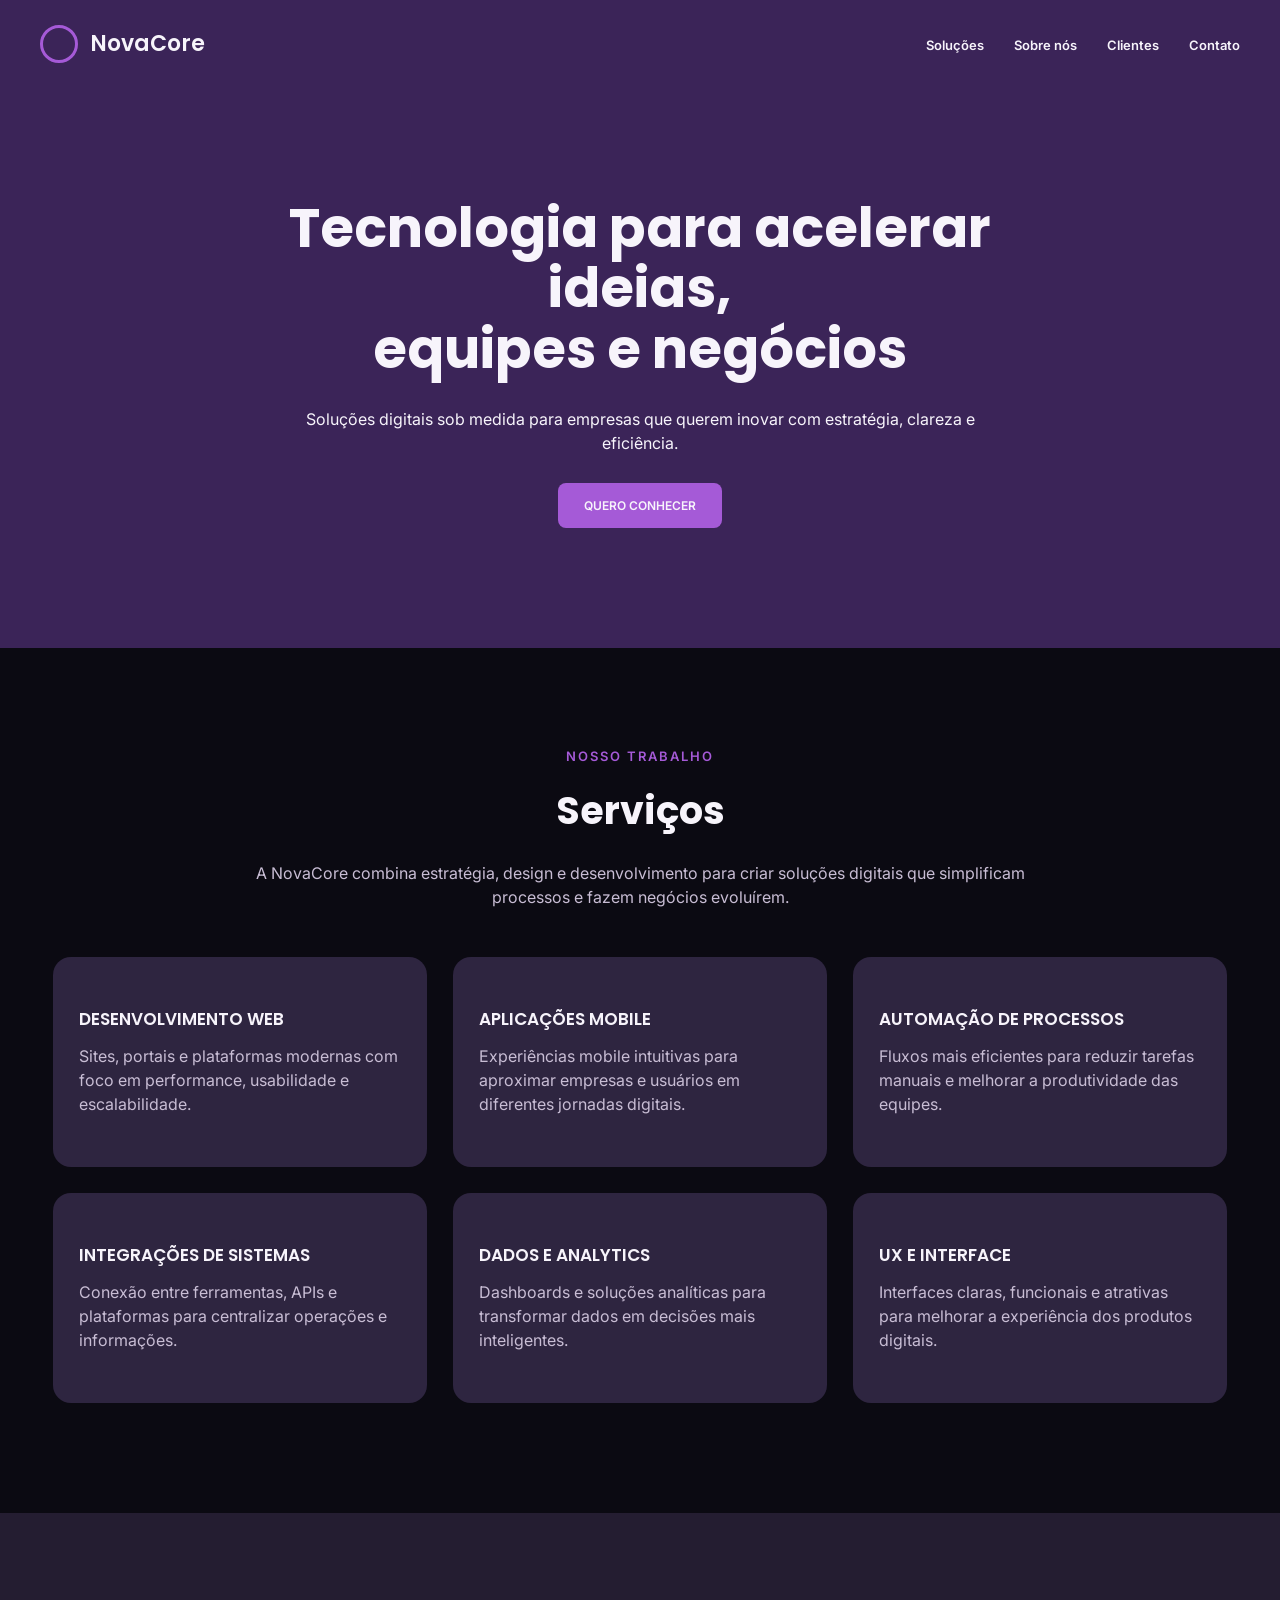
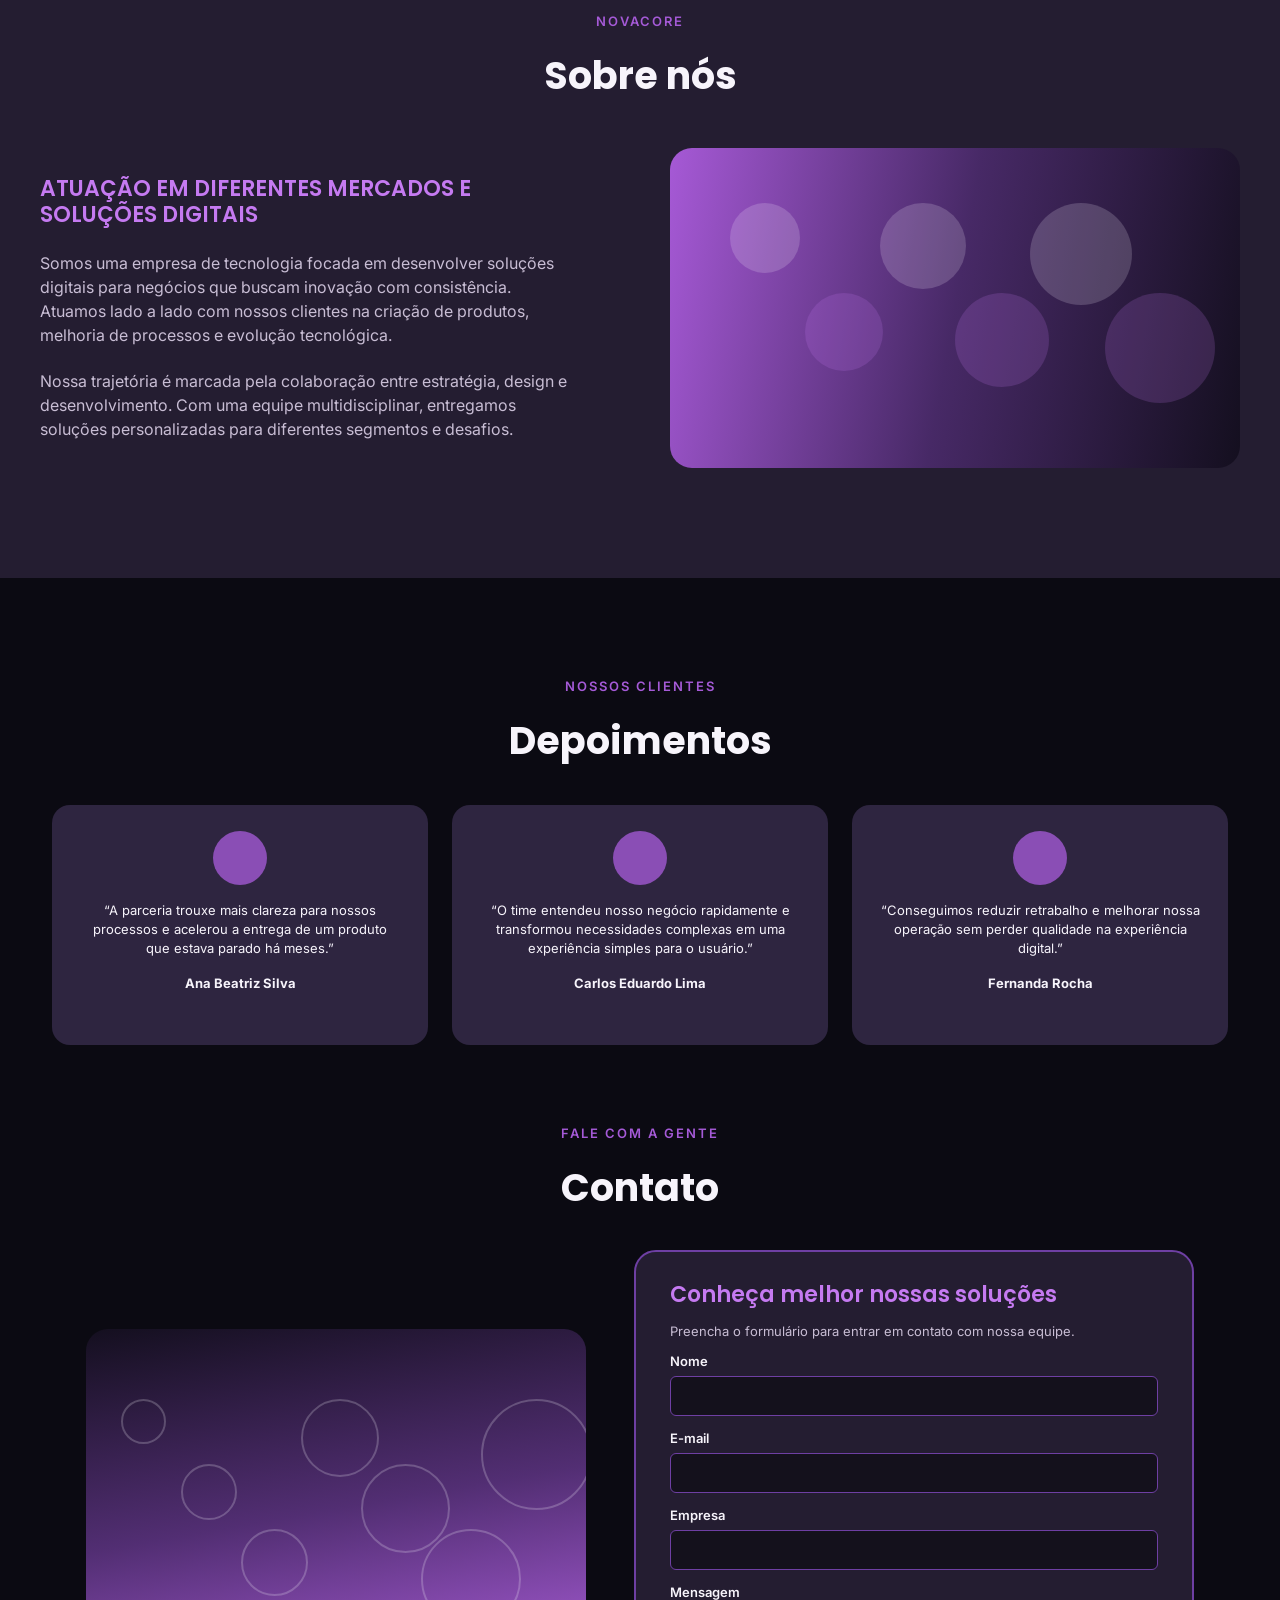
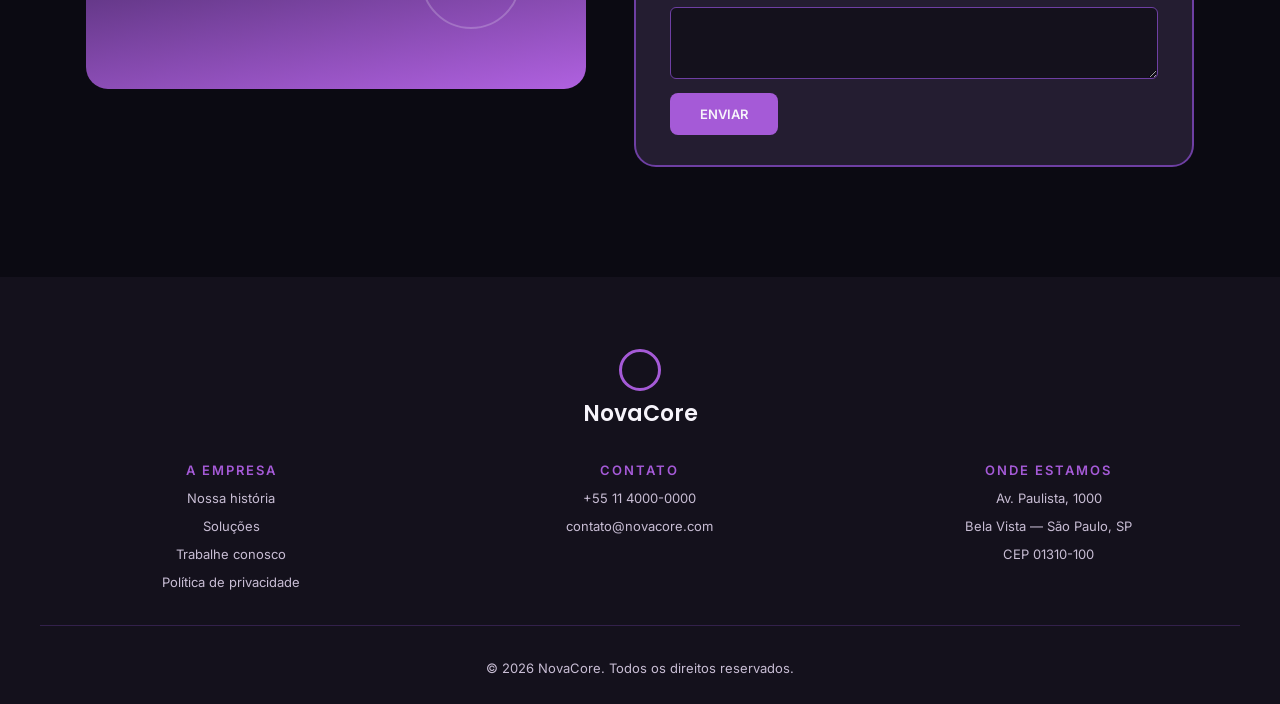
<file: revisao - 15-09/index.html>
<!DOCTYPE html>
<html lang="pt-BR">
<head>
    <meta charset="UTF-8">
    <meta name="viewport" content="width=device-width, initial-scale=1.0">
    <title>NovaCore</title>
    <link href="https://fonts.googleapis.com/css2?family=Inter:wght@400;600&family=Poppins:wght@600;700&display=swap" rel="stylesheet">
    <link rel="stylesheet" href="./css/style.css">
</head>
<body>

    <header>
        <div class="menu">
            <div class="logo">
                <div class="circulo"></div>
                <h3>NovaCore</h3>
            </div>
            <nav>
                <ul>
                    <li><a href="#solucoes">Soluções</a></li>
                    <li><a href="#sobre">Sobre nós</a></li>
                    <li><a href="#clientes">Clientes</a></li>
                    <li><a href="#contato">Contato</a></li>
                </ul>
            </nav>
        </div>

        <div class="hero">
            <h1>Tecnologia para acelerar ideias,<br>equipes e negócios</h1>
            <p>Soluções digitais sob medida para empresas que querem inovar com estratégia, clareza e eficiência.</p>
            <a href="#solucoes" class="btn">QUERO CONHECER</a>
        </div>
    </header>

    <main>
        <section id="solucoes">
            <span class="tag">NOSSO TRABALHO</span>
            <h2>Serviços</h2>
            <p class="descricao">A NovaCore combina estratégia, design e desenvolvimento para criar soluções digitais que simplificam processos e fazem negócios evoluírem.</p>

            <div class="cards">
                <div class="card">
                    <h3>DESENVOLVIMENTO WEB</h3>
                    <p>Sites, portais e plataformas modernas com foco em performance, usabilidade e escalabilidade.</p>
                </div>
                <div class="card">
                    <h3>APLICAÇÕES MOBILE</h3>
                    <p>Experiências mobile intuitivas para aproximar empresas e usuários em diferentes jornadas digitais.</p>
                </div>
                <div class="card">
                    <h3>AUTOMAÇÃO DE PROCESSOS</h3>
                    <p>Fluxos mais eficientes para reduzir tarefas manuais e melhorar a produtividade das equipes.</p>
                </div>
                <div class="card">
                    <h3>INTEGRAÇÕES DE SISTEMAS</h3>
                    <p>Conexão entre ferramentas, APIs e plataformas para centralizar operações e informações.</p>
                </div>
                <div class="card">
                    <h3>DADOS E ANALYTICS</h3>
                    <p>Dashboards e soluções analíticas para transformar dados em decisões mais inteligentes.</p>
                </div>
                <div class="card">
                    <h3>UX E INTERFACE</h3>
                    <p>Interfaces claras, funcionais e atrativas para melhorar a experiência dos produtos digitais.</p>
                </div>
            </div>
        </section>

        <section id="sobre">
            <span class="tag">NOVACORE</span>
            <h2>Sobre nós</h2>

            <div class="sobre">
                <div class="sobre-texto">
                    <h3>ATUAÇÃO EM DIFERENTES MERCADOS E SOLUÇÕES DIGITAIS</h3>
                    <p>Somos uma empresa de tecnologia focada em desenvolver soluções digitais para negócios que buscam inovação com consistência. Atuamos lado a lado com nossos clientes na criação de produtos, melhoria de processos e evolução tecnológica.</p>
                    <p>Nossa trajetória é marcada pela colaboração entre estratégia, design e desenvolvimento. Com uma equipe multidisciplinar, entregamos soluções personalizadas para diferentes segmentos e desafios.</p>
                </div>
                <div class="img-sobre">
                    <div class="bola b1"></div>
                    <div class="bola b2 roxa"></div>
                    <div class="bola b3"></div>
                    <div class="bola b4 roxa"></div>
                    <div class="bola b5"></div>
                    <div class="bola b6 roxa"></div>
                </div>
            </div>
        </section>

        <section id="clientes">
            <span class="tag">NOSSOS CLIENTES</span>
            <h2>Depoimentos</h2>

            <div class="depoimentos">
                <div class="depoimento">
                    <div class="avatar"></div>
                    <p>“A parceria trouxe mais clareza para nossos processos e acelerou a entrega de um produto que estava parado há meses.”</p>
                    <strong>Ana Beatriz Silva</strong>
                </div>
                <div class="depoimento">
                    <div class="avatar"></div>
                    <p>“O time entendeu nosso negócio rapidamente e transformou necessidades complexas em uma experiência simples para o usuário.”</p>
                    <strong>Carlos Eduardo Lima</strong>
                </div>
                <div class="depoimento">
                    <div class="avatar"></div>
                    <p>“Conseguimos reduzir retrabalho e melhorar nossa operação sem perder qualidade na experiência digital.”</p>
                    <strong>Fernanda Rocha</strong>
                </div>
            </div>
        </section>

        <section id="contato">
            <span class="tag">FALE COM A GENTE</span>
            <h2>Contato</h2>

            <div class="contato">
                <div class="img-contato">
                    <div class="anel a1"></div>
                    <div class="anel a2"></div>
                    <div class="anel a3"></div>
                    <div class="anel a4"></div>
                    <div class="anel a5"></div>
                    <div class="anel a6"></div>
                    <div class="anel a7"></div>
                </div>

                <form action="#">
                    <h3>Conheça melhor nossas soluções</h3>
                    <p>Preencha o formulário para entrar em contato com nossa equipe.</p>

                    <label for="nome">Nome</label>
                    <input type="text" id="nome" required>

                    <label for="email">E-mail</label>
                    <input type="email" id="email" required>

                    <label for="empresa">Empresa</label>
                    <input type="text" id="empresa">

                    <label for="mensagem">Mensagem</label>
                    <textarea id="mensagem" required></textarea>

                    <button type="submit" class="btn">ENVIAR</button>
                </form>
            </div>
        </section>
    </main>

    <footer>
        <div class="logo-rodape">
            <div class="circulo"></div>
            <h3>NovaCore</h3>
        </div>

        <div class="colunas">
            <div class="coluna">
                <h4>A EMPRESA</h4>
                <a href="#sobre">Nossa história</a>
                <a href="#solucoes">Soluções</a>
                <a href="#">Trabalhe conosco</a>
                <a href="#">Política de privacidade</a>
            </div>
            <div class="coluna">
                <h4>CONTATO</h4>
                <a href="#">+55 11 4000-0000</a>
                <a href="#">contato@novacore.com</a>
            </div>
            <div class="coluna">
                <h4>ONDE ESTAMOS</h4>
                <a href="#">Av. Paulista, 1000</a>
                <a href="#">Bela Vista — São Paulo, SP</a>
                <a href="#">CEP 01310-100</a>
            </div>
        </div>

        <p class="copyright">© 2026 NovaCore. Todos os direitos reservados.</p>
    </footer>

</body>
</html>
</file>
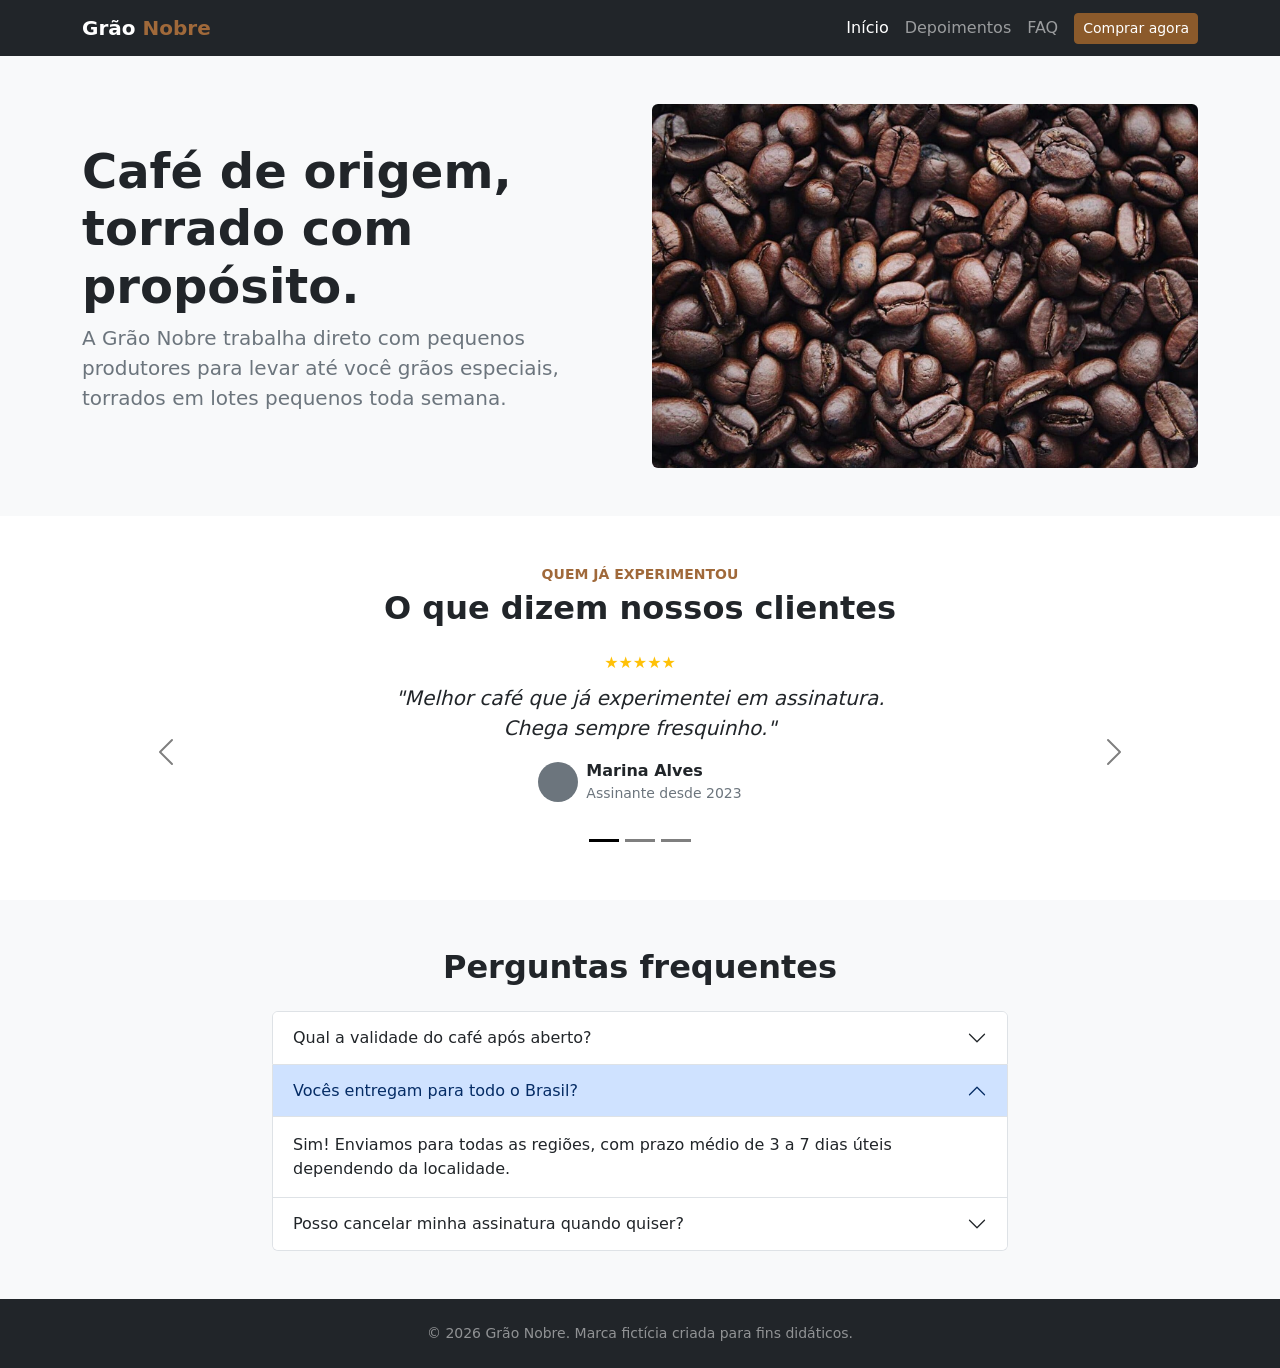
<file: atividade 22-09/projeto/index.html>
<!doctype html>
<html lang="pt-BR">
  <head>
    <meta charset="utf-8">
    <meta name="viewport" content="width=device-width, initial-scale=1">
    <title>Grão Nobre</title>
    <link href="https://cdn.jsdelivr.net/npm/bootstrap@5.3.8/dist/css/bootstrap.min.css" rel="stylesheet" integrity="sha384-sRIl4kxILFvY47J16cr9ZwB07vP4J8+LH7qKQnuqkuIAvNWLzeN8tE5YBujZqJLB" crossorigin="anonymous">
    <link href="style.css" rel="stylesheet">
  </head>
  <body>
    <nav class="navbar navbar-expand-lg bg-dark navbar-dark">
        <div class="container">
            <a class="navbar-brand fw-bold" href="#inicio">Grão <span class="text-brand">Nobre</span></a>
            <button class="navbar-toggler" type="button" data-bs-toggle="collapse" data-bs-target="#navbarNav" aria-controls="navbarNav" aria-expanded="false" aria-label="Abrir menu">
                <span class="navbar-toggler-icon"></span>
            </button>
            <div class="collapse navbar-collapse" id="navbarNav">
                <ul class="navbar-nav ms-auto align-items-lg-center">
                    <li class="nav-item">
                        <a class="nav-link active" aria-current="page" href="#inicio">Início</a>
                    </li>
                    <li class="nav-item">
                        <a class="nav-link" href="#depoimentos">Depoimentos</a>
                    </li>
                    <li class="nav-item">
                        <a class="nav-link" href="#faq">FAQ</a>
                    </li>
                    <li class="nav-item ms-lg-2">
                        <button type="button" class="btn btn-brand btn-sm" data-bs-toggle="modal" data-bs-target="#modalPedido">
                            Comprar agora
                        </button>
                    </li>
                </ul>
            </div>
        </div>
    </nav>

    <div class="modal fade" id="modalPedido" tabindex="-1" aria-labelledby="modalPedidoLabel" aria-hidden="true">
        <div class="modal-dialog">
            <div class="modal-content">
                <div class="modal-header">
                    <h1 class="modal-title fs-5" id="modalPedidoLabel">Faça seu pedido:</h1>
                    <button type="button" class="btn-close" data-bs-dismiss="modal" aria-label="Fechar"></button>
                </div>
                <div class="modal-body">
                    <div class="form-check mb-3">
                        <input class="form-check-input" type="checkbox" id="kitDegustacao">
                        <label class="form-check-label" for="kitDegustacao">Kit de degustação</label>
                    </div>
                    <div class="form-check mb-3">
                        <input class="form-check-input" type="checkbox" id="pacote1">
                        <label class="form-check-label" for="pacote1">1 pacote de 250g</label>
                    </div>
                    <div class="form-check">
                        <input class="form-check-input" type="checkbox" id="pacote5">
                        <label class="form-check-label" for="pacote5">5 pacotes de 250g</label>
                    </div>
                </div>
                <div class="modal-footer">
                    <button type="button" class="btn btn-primary">Ir para o carrinho</button>
                </div>
            </div>
        </div>
    </div>

    <header id="inicio" class="bg-light py-5">
        <div class="container">
            <div class="row align-items-center g-4">
                <div class="col-lg-6">
                    <h1 class="display-5 fw-bold">
                        Café de origem,<br> torrado com propósito.
                    </h1>
                    <p class="lead text-secondary">
                        A Grão Nobre trabalha direto com pequenos produtores para levar até você grãos especiais, torrados em lotes pequenos toda semana.
                    </p>
                </div>
                <div class="col-lg-6">
                    <img src="images/hero.jpg" class="img-fluid rounded" alt="Xícara de café">
                </div>
            </div>
        </div>
    </header>

    <section id="depoimentos" class="py-5">
        <div class="container text-center">
            <p class="text-brand text-uppercase fw-bold small mb-1">Quem já experimentou</p>
            <h2 class="fw-bold mb-4">O que dizem nossos clientes</h2>

            <div id="carouselDepoimentos" class="carousel carousel-dark slide">
                <div class="carousel-inner">
                    <div class="carousel-item active">
                        <div class="col-md-8 col-lg-6 mx-auto pb-5">
                            <p class="text-warning mb-2">★★★★★</p>
                            <p class="fs-5 fst-italic">"Melhor café que já experimentei em assinatura. Chega sempre fresquinho."</p>
                            <div class="d-flex justify-content-center align-items-center gap-2">
                                <div class="rounded-circle bg-secondary" style="width: 40px; height: 40px;"></div>
                                <div class="text-start">
                                    <p class="fw-bold mb-0">Marina Alves</p>
                                    <p class="small text-secondary mb-0">Assinante desde 2023</p>
                                </div>
                            </div>
                        </div>
                    </div>
                    <div class="carousel-item">
                        <div class="col-md-8 col-lg-6 mx-auto pb-5">
                            <p class="text-warning mb-2">★★★★★</p>
                            <p class="fs-5 fst-italic">"Os grãos têm um aroma incrível. Virou parte da minha manhã."</p>
                            <div class="d-flex justify-content-center align-items-center gap-2">
                                <div class="rounded-circle bg-secondary" style="width: 40px; height: 40px;"></div>
                                <div class="text-start">
                                    <p class="fw-bold mb-0">Carlos Souza</p>
                                    <p class="small text-secondary mb-0">Assinante desde 2024</p>
                                </div>
                            </div>
                        </div>
                    </div>
                    <div class="carousel-item">
                        <div class="col-md-8 col-lg-6 mx-auto pb-5">
                            <p class="text-warning mb-2">★★★★☆</p>
                            <p class="fs-5 fst-italic">"Entrega rápida e atendimento atencioso. Recomendo o kit de degustação."</p>
                            <div class="d-flex justify-content-center align-items-center gap-2">
                                <div class="rounded-circle bg-secondary" style="width: 40px; height: 40px;"></div>
                                <div class="text-start">
                                    <p class="fw-bold mb-0">Ana Lima</p>
                                    <p class="small text-secondary mb-0">Assinante desde 2022</p>
                                </div>
                            </div>
                        </div>
                    </div>
                </div>
                <div class="carousel-indicators mb-0">
                    <button type="button" data-bs-target="#carouselDepoimentos" data-bs-slide-to="0" class="active" aria-current="true" aria-label="Depoimento 1"></button>
                    <button type="button" data-bs-target="#carouselDepoimentos" data-bs-slide-to="1" aria-label="Depoimento 2"></button>
                    <button type="button" data-bs-target="#carouselDepoimentos" data-bs-slide-to="2" aria-label="Depoimento 3"></button>
                </div>
                <button class="carousel-control-prev" type="button" data-bs-target="#carouselDepoimentos" data-bs-slide="prev">
                    <span class="carousel-control-prev-icon" aria-hidden="true"></span>
                    <span class="visually-hidden">Anterior</span>
                </button>
                <button class="carousel-control-next" type="button" data-bs-target="#carouselDepoimentos" data-bs-slide="next">
                    <span class="carousel-control-next-icon" aria-hidden="true"></span>
                    <span class="visually-hidden">Próximo</span>
                </button>
            </div>
        </div>
    </section>
    <section id="faq" class="bg-light py-5">
        <div class="container">
            <h2 class="fw-bold text-center mb-4">Perguntas frequentes</h2>

            <div class="row justify-content-center">
                <div class="col-lg-8">
                    <div class="accordion" id="accordionFaq">
                        <div class="accordion-item">
                            <h3 class="accordion-header">
                                <button class="accordion-button collapsed" type="button" data-bs-toggle="collapse" data-bs-target="#faqValidade" aria-expanded="false" aria-controls="faqValidade">
                                    Qual a validade do café após aberto?
                                </button>
                            </h3>
                            <div id="faqValidade" class="accordion-collapse collapse" data-bs-parent="#accordionFaq">
                                <div class="accordion-body">
                                    Recomendamos consumir em até 30 dias após aberto, guardando o pacote bem fechado e longe da luz e da umidade.
                                </div>
                            </div>
                        </div>
                        <div class="accordion-item">
                            <h3 class="accordion-header">
                                <button class="accordion-button" type="button" data-bs-toggle="collapse" data-bs-target="#faqEntrega" aria-expanded="true" aria-controls="faqEntrega">
                                    Vocês entregam para todo o Brasil?
                                </button>
                            </h3>
                            <div id="faqEntrega" class="accordion-collapse collapse show" data-bs-parent="#accordionFaq">
                                <div class="accordion-body">
                                    Sim! Enviamos para todas as regiões, com prazo médio de 3 a 7 dias úteis dependendo da localidade.
                                </div>
                            </div>
                        </div>
                        <div class="accordion-item">
                            <h3 class="accordion-header">
                                <button class="accordion-button collapsed" type="button" data-bs-toggle="collapse" data-bs-target="#faqCancelar" aria-expanded="false" aria-controls="faqCancelar">
                                    Posso cancelar minha assinatura quando quiser?
                                </button>
                            </h3>
                            <div id="faqCancelar" class="accordion-collapse collapse" data-bs-parent="#accordionFaq">
                                <div class="accordion-body">
                                    Pode sim. O cancelamento é feito pela sua conta, sem multa, e vale a partir do próximo ciclo.
                                </div>
                            </div>
                        </div>
                    </div>
                </div>
            </div>
        </div>
    </section>

    <footer class="bg-dark text-light py-4">
        <div class="container text-center">
            <p class="small text-white-50 mb-0">© 2026 Grão Nobre. Marca fictícia criada para fins didáticos.</p>
        </div>
    </footer>

    <script src="https://cdn.jsdelivr.net/npm/bootstrap@5.3.8/dist/js/bootstrap.bundle.min.js" integrity="sha384-FKyoEForCGlyvwx9Hj09JcYn3nv7wiPVlz7YYwJrWVcXK/BmnVDxM+D2scQbITxI" crossorigin="anonymous"></script>
  </body>
</html>
</file>
<file: revisao - 15-09/css/style.css>
* {
    box-sizing: border-box;
    margin: 0;
    padding: 0;
}

:root {
    --roxo: #3B2458;
    --destaque: #A55AD7;
    --lilas: #C57AF1;
    --fundo: #0B0A12;
    --fundo-claro: #241D31;
    --card: #2E2540;
    --escuro: #14111C;
    --borda: #6E3FA3;
    --branco: #F7F4FB;
    --cinza: #C8BDD4;
}

html {
    scroll-behavior: smooth;
}

body {
    font-family: 'Inter', sans-serif;
    background-color: var(--fundo);
    color: var(--branco);
}

h1, h2, h3 {
    font-family: 'Poppins', sans-serif;
}

h3 {
    font-weight: 600;
    line-height: 1.2;
}

a {
    color: var(--branco);
    text-decoration: none;
    transition: 0.3s;
}

/* HEADER */

header {
    background-color: var(--roxo);
    padding: 0 20px;
}

.menu {
    display: flex;
    justify-content: space-between;
    align-items: center;
    max-width: 1200px;
    height: 88px;
    margin: 0 auto;
}

.logo {
    display: flex;
    align-items: center;
    gap: 12px;
}

.circulo {
    width: 38px;
    height: 38px;
    border-radius: 50%;
    border: 3px solid var(--destaque);
}

.logo h3,
.logo-rodape h3 {
    font-size: 22px;
}

nav ul {
    display: flex;
    gap: 30px;
    list-style: none;
}

nav a {
    font-size: 13px;
    font-weight: 600;
}

nav a:hover {
    color: var(--lilas);
}

.hero {
    display: flex;
    flex-direction: column;
    align-items: center;
    gap: 28px;
    padding: 110px 0 120px;
    text-align: center;
}

.hero h1 {
    max-width: 760px;
    font-size: 54px;
    line-height: 1.12;
}

.hero p {
    max-width: 720px;
    line-height: 1.5;
}

.btn {
    background-color: var(--destaque);
    color: var(--branco);
    border: none;
    border-radius: 8px;
    padding: 15px 26px;
    font-family: 'Inter', sans-serif;
    font-size: 12px;
    font-weight: 600;
    cursor: pointer;
    transition: 0.3s;
}

.btn:hover {
    background-color: var(--lilas);
    transform: translateY(-2px);
}

/* SEÇÕES */

section {
    display: flex;
    flex-direction: column;
    align-items: center;
    padding: 100px 20px 110px;
}

.tag {
    color: var(--destaque);
    font-size: 13px;
    font-weight: 600;
    letter-spacing: 2px;
}

section h2 {
    font-size: 38px;
    margin-top: 18px;
}

/* SERVIÇOS */

.descricao {
    max-width: 820px;
    margin-top: 22px;
    color: var(--cinza);
    line-height: 1.5;
    text-align: center;
}

.cards {
    display: grid;
    grid-template-columns: repeat(3, 1fr);
    gap: 26px;
    width: 100%;
    max-width: 1174px;
    margin-top: 48px;
}

.card {
    display: flex;
    flex-direction: column;
    justify-content: center;
    gap: 14px;
    min-height: 210px;
    padding: 28px 26px;
    background-color: var(--card);
    border-radius: 18px;
    transition: 0.3s;
}

.card:hover {
    transform: translateY(-4px);
}

.card h3 {
    font-size: 17px;
}

.card p {
    color: var(--cinza);
    line-height: 1.5;
}

/* SOBRE */

#sobre {
    background-color: var(--fundo-claro);
}

.sobre {
    display: grid;
    grid-template-columns: 1fr 1fr;
    align-items: center;
    gap: 60px;
    width: 100%;
    max-width: 1200px;
    margin-top: 44px;
}

.sobre-texto {
    display: flex;
    flex-direction: column;
    gap: 22px;
    max-width: 540px;
}

.sobre-texto h3 {
    font-size: 22px;
    color: var(--lilas);
}

.sobre-texto p {
    color: var(--cinza);
    line-height: 1.5;
}

.img-sobre {
    position: relative;
    height: 320px;
    border-radius: 22px;
    overflow: hidden;
    background: linear-gradient(100deg, #A659D6, #472966, #140F1F);
}

.bola {
    position: absolute;
    border-radius: 50%;
    background-color: var(--branco);
    opacity: 0.18;
}

.roxa {
    background-color: var(--lilas);
}

.b1 { left: 60px;  top: 55px;  width: 70px;  height: 70px; }
.b2 { left: 135px; top: 145px; width: 78px;  height: 78px; }
.b3 { left: 210px; top: 55px;  width: 86px;  height: 86px; }
.b4 { left: 285px; top: 145px; width: 94px;  height: 94px; }
.b5 { left: 360px; top: 55px;  width: 102px; height: 102px; }
.b6 { left: 435px; top: 145px; width: 110px; height: 110px; }

/* DEPOIMENTOS */

#clientes {
    padding-bottom: 0;
}

.depoimentos {
    display: grid;
    grid-template-columns: repeat(3, 1fr);
    gap: 24px;
    width: 100%;
    max-width: 1176px;
    margin-top: 36px;
}

.depoimento {
    display: flex;
    flex-direction: column;
    align-items: center;
    gap: 16px;
    min-height: 240px;
    padding: 26px 28px;
    background-color: var(--card);
    border-radius: 18px;
    text-align: center;
    font-size: 13px;
    line-height: 1.45;
}

.avatar {
    width: 54px;
    height: 54px;
    border-radius: 50%;
    background-color: var(--destaque);
    opacity: 0.78;
}

/* CONTATO */

#contato {
    padding-top: 80px;
}

.contato {
    display: grid;
    grid-template-columns: 1fr 1.12fr;
    align-items: center;
    gap: 48px;
    width: 100%;
    max-width: 1108px;
    margin-top: 34px;
}

.img-contato {
    position: relative;
    height: 360px;
    border-radius: 22px;
    overflow: hidden;
    background: linear-gradient(170deg, #140F1F, #522E73, #B061E0);
}

.anel {
    position: absolute;
    border-radius: 50%;
    border: 2px solid var(--branco);
    opacity: 0.22;
}

.a1 { left: 35px;  top: 70px;  width: 45px;  height: 45px; }
.a2 { left: 95px;  top: 135px; width: 56px;  height: 56px; }
.a3 { left: 155px; top: 200px; width: 67px;  height: 67px; }
.a4 { left: 215px; top: 70px;  width: 78px;  height: 78px; }
.a5 { left: 275px; top: 135px; width: 89px;  height: 89px; }
.a6 { left: 335px; top: 200px; width: 100px; height: 100px; }
.a7 { left: 395px; top: 70px;  width: 111px; height: 111px; }

form {
    display: flex;
    flex-direction: column;
    align-items: flex-start;
    padding: 30px 34px;
    background-color: var(--fundo-claro);
    border: 2px solid var(--borda);
    border-radius: 22px;
    font-size: 13px;
}

form h3 {
    font-size: 22px;
    color: var(--lilas);
}

form p {
    color: var(--cinza);
    margin: 14px 0;
}

form label {
    font-weight: 600;
    margin-bottom: 7px;
}

form input,
form textarea {
    width: 100%;
    height: 40px;
    margin-bottom: 14px;
    padding: 0 12px;
    background-color: var(--escuro);
    border: 1.5px solid var(--borda);
    border-radius: 6px;
    color: var(--branco);
    font-family: 'Inter', sans-serif;
}

form textarea {
    height: 72px;
    padding: 10px 12px;
}

form input:focus,
form textarea:focus {
    outline: none;
    border-color: var(--lilas);
}

form .btn {
    padding: 13px 30px;
    font-size: 13px;
}

/* FOOTER */

footer {
    padding: 72px 20px 28px;
    background-color: var(--escuro);
    text-align: center;
}

.logo-rodape {
    display: flex;
    flex-direction: column;
    align-items: center;
    gap: 10px;
}

.logo-rodape .circulo {
    width: 42px;
    height: 42px;
}

.colunas {
    display: grid;
    grid-template-columns: repeat(3, 1fr);
    gap: 26px;
    max-width: 1200px;
    margin: 34px auto 0;
    padding-bottom: 34px;
    border-bottom: 1px solid #6E3FA359;
}

.coluna {
    display: flex;
    flex-direction: column;
    gap: 9px;
    font-size: 13px;
    line-height: 1.45;
}

.coluna h4 {
    color: var(--destaque);
    font-weight: 600;
    letter-spacing: 2px;
}

.coluna a {
    color: var(--cinza);
}

.coluna a:hover {
    color: var(--lilas);
}

.copyright {
    margin-top: 34px;
    color: var(--cinza);
    font-size: 13px;
}

/* RESPONSIVIDADE */

@media (max-width: 850px) {
    section {
        padding: 70px 20px;
    }

    .hero h1 {
        font-size: 44px;
    }

    .cards,
    .depoimentos {
        grid-template-columns: repeat(2, 1fr);
    }

    .sobre,
    .contato {
        grid-template-columns: 1fr;
    }
}

@media (max-width: 500px) {
    .menu {
        flex-direction: column;
        justify-content: center;
        gap: 16px;
        height: auto;
        padding: 24px 0;
    }

    nav ul {
        gap: 20px;
    }

    .hero {
        padding: 60px 0 80px;
    }

    .hero h1 {
        font-size: 34px;
    }

    section h2 {
        font-size: 30px;
    }

    .cards,
    .depoimentos,
    .colunas {
        grid-template-columns: 1fr;
    }

    form {
        padding: 24px 20px;
    }
}
</file>
<file: atividade 22-09/projeto/style.css>
/* Bootstrap não tem marrom pronto: cor da marca */
.text-brand {
    color: #a0693a;
}

.btn-brand {
    --bs-btn-color: #fff;
    --bs-btn-bg: #8b5a2b;
    --bs-btn-border-color: #8b5a2b;
    --bs-btn-hover-color: #fff;
    --bs-btn-hover-bg: #714822;
    --bs-btn-hover-border-color: #714822;
}
</file>
